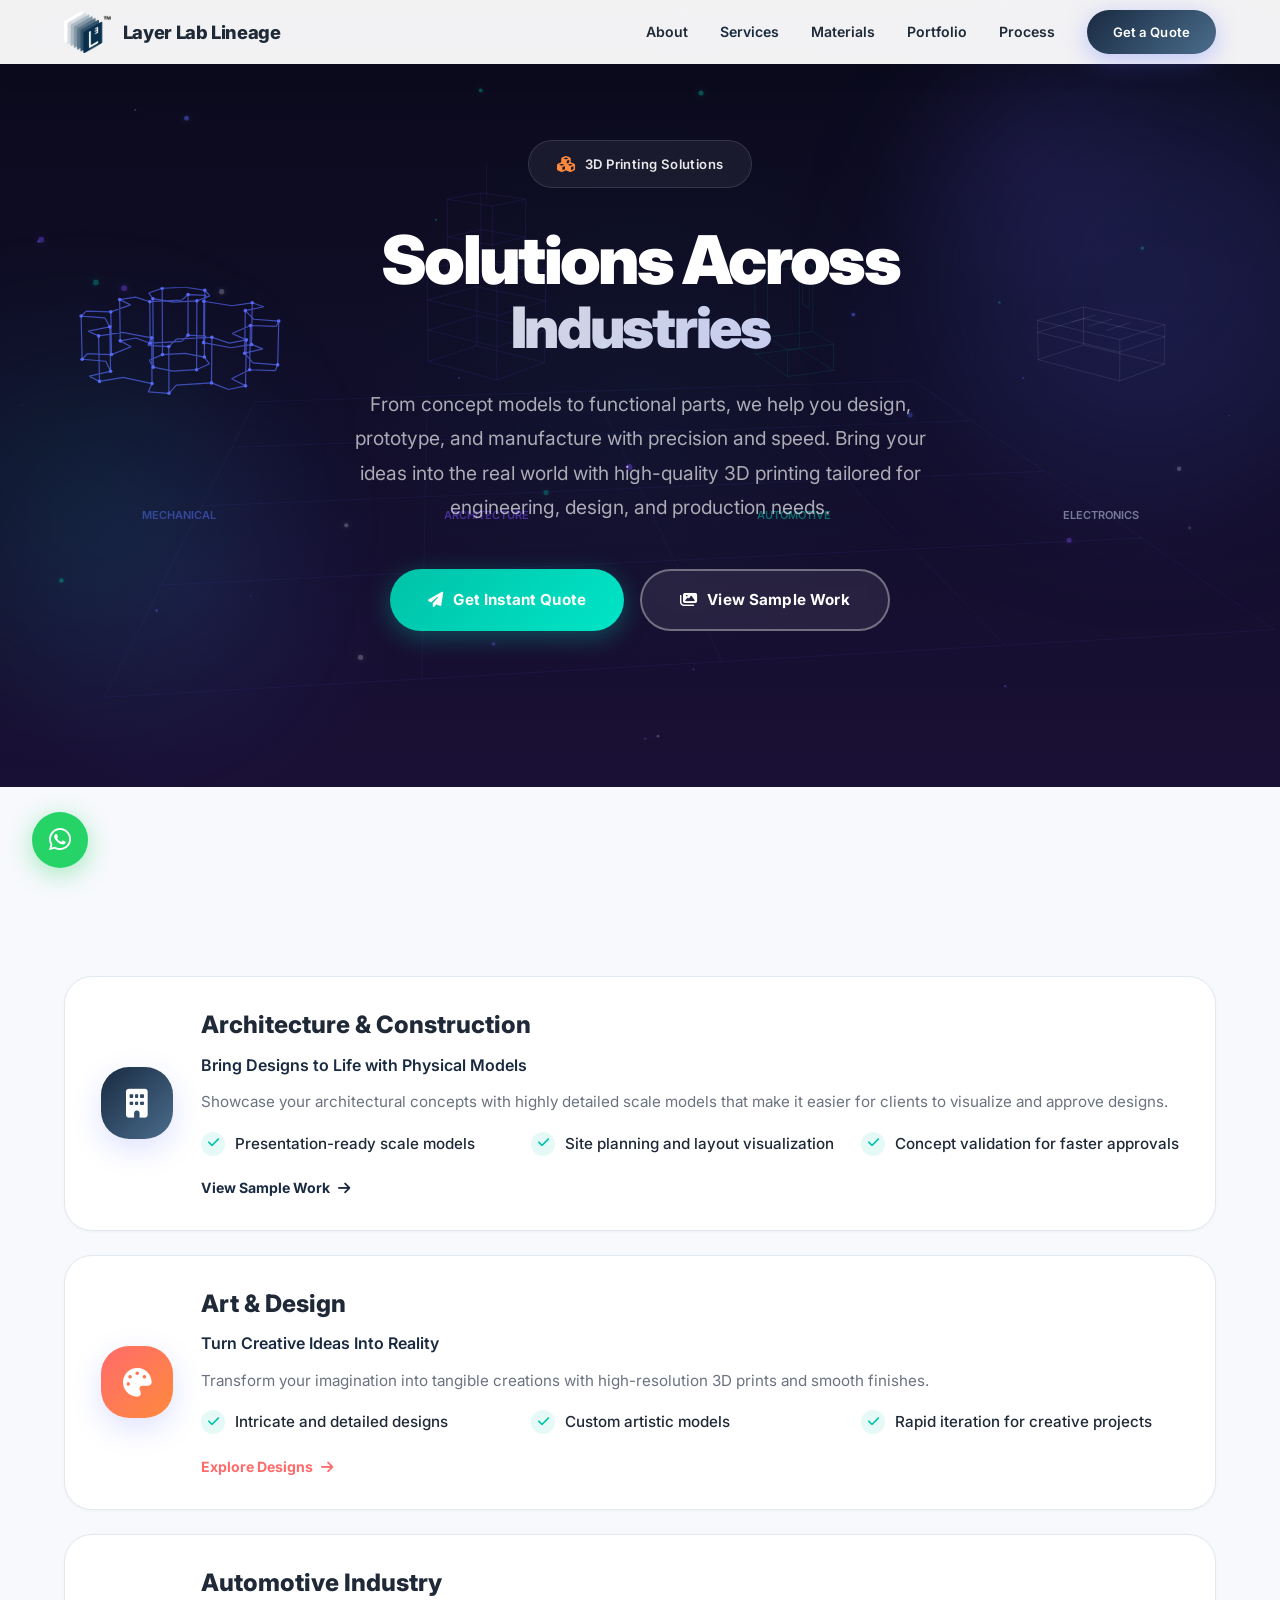
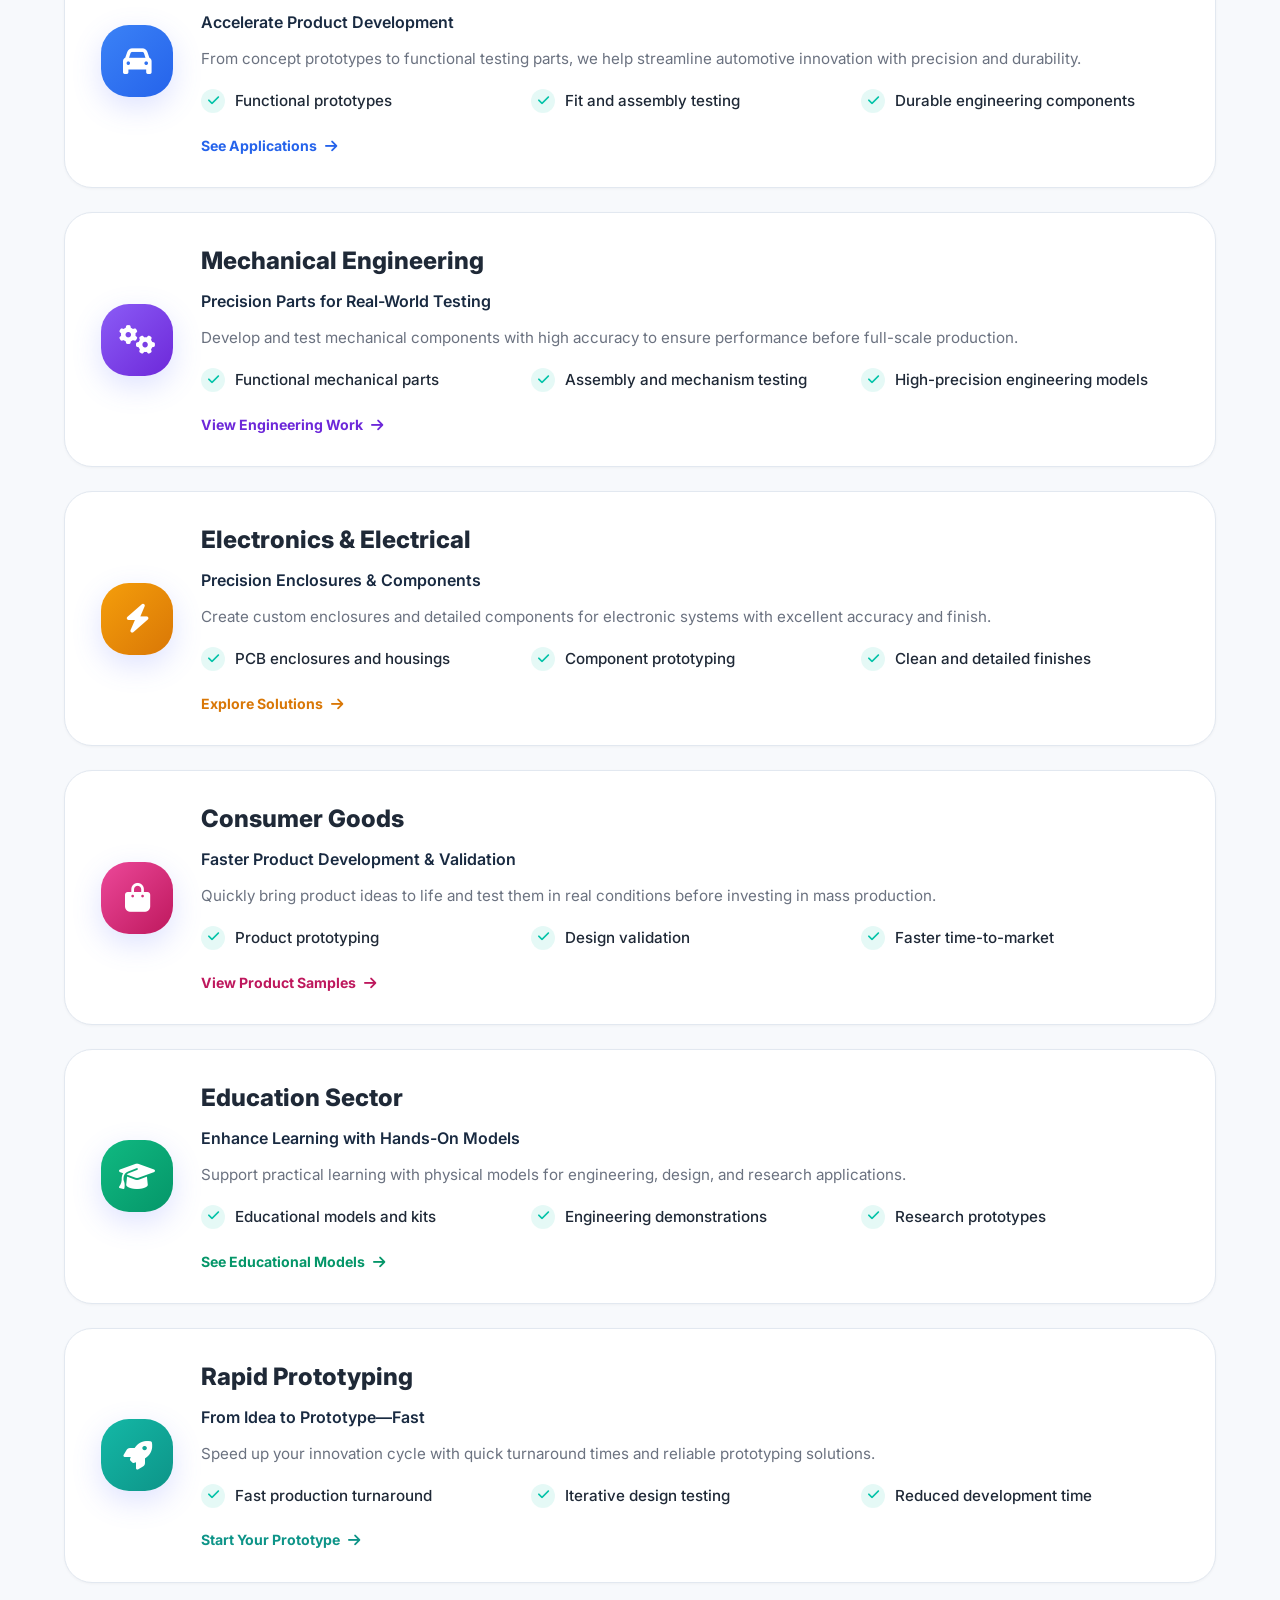
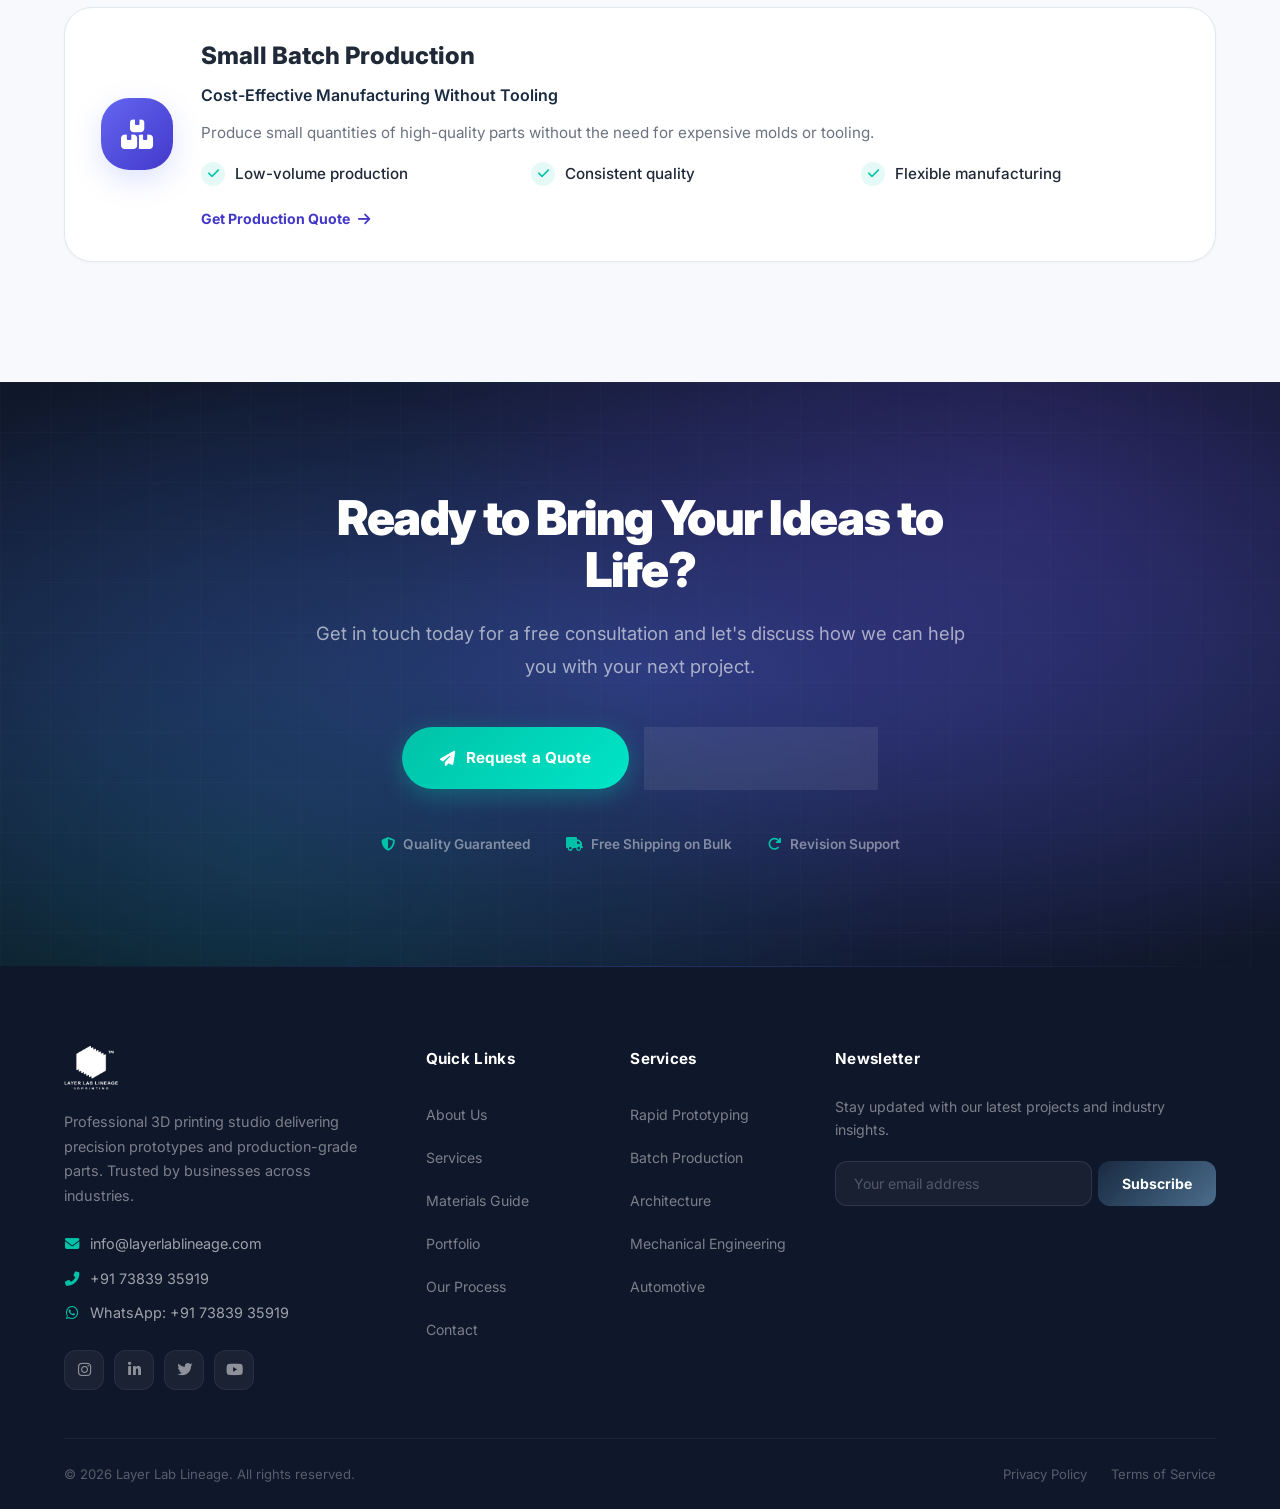
<file: services.html>
<!DOCTYPE html>
<html lang="en">

<head>
  <meta charset="UTF-8">
  <meta name="viewport" content="width=device-width, initial-scale=1.0">
  <meta name="description"
    content="Layer Lab Lineage Services — 3D Printing Solutions Across Industries. From concept models to functional parts, we help you design, prototype, and manufacture.">
  <title>Services | Layer Lab Lineage</title>
  <link rel="stylesheet" href="index.css">
  <link rel="stylesheet" href="https://cdnjs.cloudflare.com/ajax/libs/font-awesome/6.5.1/css/all.min.css">
  <link rel="icon" type="image/png" href="images/LOGO_TRANS.png">
</head>

<body data-hero="services">

  <!-- ===== PAGE LOADER ===== -->
<div class="page-loader" id="pageLoader">
    <div class="printer-loader" aria-hidden="true">
      <div class="print-area">
        <span class="print-text-ghost">L³</span>
        <span class="print-text-fill">L³</span>
        <span class="print-layer-lines"></span>
        <div class="print-head">
          <span class="print-line"></span>
          <div class="print-carriage">
            <svg class="print-nozzle" viewBox="0 0 24 36" width="24" height="36">
              <line class="pn-filament" x1="12" y1="0" x2="12" y2="9" />
              <rect class="pn-fin" x="3" y="8" width="18" height="2.6" rx="1.3" />
              <rect class="pn-fin" x="3" y="12.4" width="18" height="2.6" rx="1.3" />
              <rect class="pn-fin" x="3" y="16.8" width="18" height="2.6" rx="1.3" />
              <rect class="pn-block" x="5.5" y="21.4" width="13" height="6.6" rx="1.2" />
              <polygon class="pn-tip" points="8,28 16,28 13.2,33 10.8,33" />
            </svg>
            <span class="print-glow"></span>
          </div>
        </div>
      </div>
      <div class="print-bed"></div>
    </div>
    <div class="loader-text">Printing<span class="loader-dots"><span>.</span><span>.</span><span>.</span></span></div>
  </div>

  <!-- ===== SCROLL PROGRESS ===== -->
  <div class="scroll-progress" id="scrollProgress"></div>

  <!-- ===== NAVBAR ===== -->
  <nav class="navbar" id="navbar">
    <div class="container">
      <a href="index.html" class="nav-logo">
        <img src="images/LOGO_TRANS.png" alt="Layer Lab Lineage Logo">
        <span>Layer Lab Lineage</span>
      </a>
      <div class="nav-links" id="navLinks">
        <a href="index.html#about">About</a>
        <a href="services.html" style="color: var(--primary);">Services</a>
        <a href="materials.html">Materials</a>
        <a href="index.html#portfolio">Portfolio</a>
        <a href="index.html#process">Process</a>
        <a href="index.html#contact" class="btn btn-primary nav-cta">Get a Quote</a>
      </div>
      <button class="nav-toggle" id="navToggle" aria-label="Toggle navigation">
        <i class="fas fa-bars"></i>
      </button>
    </div>
  </nav>

  <!-- ===== HERO FOR SERVICES ===== -->
  <section class="hero hero-services" id="hero" style="min-height: 80vh;">
    <canvas id="heroCanvas"></canvas>
    <!-- Glow orbs -->
    <div class="hero-glow hero-glow-1"></div>
    <div class="hero-glow hero-glow-2"></div>
    <div class="container">
      <div class="hero-content">
        <div class="hero-badge">
          <i class="fas fa-cubes"></i> 3D Printing Solutions
        </div>
        <h1>
          <span class="hero-line-1">Solutions Across</span>
          <span class="hero-line-2">Industries</span>
        </h1>
        <p class="hero-description">From concept models to functional parts, we help you design, prototype, and manufacture with precision and speed. Bring your ideas into the real world with high-quality 3D printing tailored for engineering, design, and production needs.</p>
        <div class="hero-buttons">
          <a href="index.html#contact" class="btn btn-accent">
            <i class="fas fa-paper-plane"></i> Get Instant Quote
          </a>
          <a href="index.html#portfolio" class="btn btn-outline">
            <i class="fas fa-images"></i> View Sample Work
          </a>
        </div>
      </div>
    </div>
  </section>

  <!-- Wave: Hero → Services -->
  <div class="wave-divider wave-divider-bottom">
    <svg viewBox="0 0 1440 80" xmlns="http://www.w3.org/2000/svg" preserveAspectRatio="none">
      <path fill="#F7F9FC" d="M0,40 C360,100 1080,0 1440,50 L1440,80 L0,80 Z" />
    </svg>
  </div>

  <!-- ===== DETAILED SERVICES ===== -->
  <section class="detailed-services" id="detailed-services">
    <div class="container">
      <div class="detailed-services-list">
        
        <!-- Architecture -->
        <div class="detailed-service-item reveal stagger-1" id="architecture">
          <div class="detailed-service-icon"><i class="fas fa-building"></i></div>
          <div class="detailed-service-content">
            <h3>Architecture & Construction</h3>
            <h4>Bring Designs to Life with Physical Models</h4>
            <p>Showcase your architectural concepts with highly detailed scale models that make it easier for clients to visualize and approve designs.</p>
            <ul class="detailed-service-features">
              <li><i class="fas fa-check"></i> Presentation-ready scale models</li>
              <li><i class="fas fa-check"></i> Site planning and layout visualization</li>
              <li><i class="fas fa-check"></i> Concept validation for faster approvals</li>
            </ul>
            <a href="index.html#portfolio" class="service-link">View Sample Work <i class="fas fa-arrow-right"></i></a>
          </div>
        </div>

        <!-- Art & Design -->
        <div class="detailed-service-item reveal stagger-2" id="art-design">
          <div class="detailed-service-icon" style="background: linear-gradient(135deg, #FF6B6B, #FF8A3D);"><i class="fas fa-palette"></i></div>
          <div class="detailed-service-content">
            <h3>Art & Design</h3>
            <h4>Turn Creative Ideas Into Reality</h4>
            <p>Transform your imagination into tangible creations with high-resolution 3D prints and smooth finishes.</p>
            <ul class="detailed-service-features">
              <li><i class="fas fa-check"></i> Intricate and detailed designs</li>
              <li><i class="fas fa-check"></i> Custom artistic models</li>
              <li><i class="fas fa-check"></i> Rapid iteration for creative projects</li>
            </ul>
            <a href="index.html#portfolio" class="service-link" style="color: #FF6B6B;">Explore Designs <i class="fas fa-arrow-right"></i></a>
          </div>
        </div>

        <!-- Automotive -->
        <div class="detailed-service-item reveal stagger-3" id="automotive">
          <div class="detailed-service-icon" style="background: linear-gradient(135deg, #3B82F6, #2563EB);"><i class="fas fa-car"></i></div>
          <div class="detailed-service-content">
            <h3>Automotive Industry</h3>
            <h4>Accelerate Product Development</h4>
            <p>From concept prototypes to functional testing parts, we help streamline automotive innovation with precision and durability.</p>
            <ul class="detailed-service-features">
              <li><i class="fas fa-check"></i> Functional prototypes</li>
              <li><i class="fas fa-check"></i> Fit and assembly testing</li>
              <li><i class="fas fa-check"></i> Durable engineering components</li>
            </ul>
            <a href="index.html#portfolio" class="service-link" style="color: #2563EB;">See Applications <i class="fas fa-arrow-right"></i></a>
          </div>
        </div>

        <!-- Mechanical Engineering -->
        <div class="detailed-service-item reveal stagger-1" id="mechanical">
          <div class="detailed-service-icon" style="background: linear-gradient(135deg, #8B5CF6, #6D28D9);"><i class="fas fa-cogs"></i></div>
          <div class="detailed-service-content">
            <h3>Mechanical Engineering</h3>
            <h4>Precision Parts for Real-World Testing</h4>
            <p>Develop and test mechanical components with high accuracy to ensure performance before full-scale production.</p>
            <ul class="detailed-service-features">
              <li><i class="fas fa-check"></i> Functional mechanical parts</li>
              <li><i class="fas fa-check"></i> Assembly and mechanism testing</li>
              <li><i class="fas fa-check"></i> High-precision engineering models</li>
            </ul>
            <a href="index.html#portfolio" class="service-link" style="color: #6D28D9;">View Engineering Work <i class="fas fa-arrow-right"></i></a>
          </div>
        </div>

        <!-- Electronics -->
        <div class="detailed-service-item reveal stagger-2" id="electronics">
          <div class="detailed-service-icon" style="background: linear-gradient(135deg, #F59E0B, #D97706);"><i class="fas fa-bolt"></i></div>
          <div class="detailed-service-content">
            <h3>Electronics & Electrical</h3>
            <h4>Precision Enclosures & Components</h4>
            <p>Create custom enclosures and detailed components for electronic systems with excellent accuracy and finish.</p>
            <ul class="detailed-service-features">
              <li><i class="fas fa-check"></i> PCB enclosures and housings</li>
              <li><i class="fas fa-check"></i> Component prototyping</li>
              <li><i class="fas fa-check"></i> Clean and detailed finishes</li>
            </ul>
            <a href="index.html#portfolio" class="service-link" style="color: #D97706;">Explore Solutions <i class="fas fa-arrow-right"></i></a>
          </div>
        </div>

        <!-- Consumer Goods -->
        <div class="detailed-service-item reveal stagger-3" id="consumer-goods">
          <div class="detailed-service-icon" style="background: linear-gradient(135deg, #EC4899, #BE185D);"><i class="fas fa-shopping-bag"></i></div>
          <div class="detailed-service-content">
            <h3>Consumer Goods</h3>
            <h4>Faster Product Development & Validation</h4>
            <p>Quickly bring product ideas to life and test them in real conditions before investing in mass production.</p>
            <ul class="detailed-service-features">
              <li><i class="fas fa-check"></i> Product prototyping</li>
              <li><i class="fas fa-check"></i> Design validation</li>
              <li><i class="fas fa-check"></i> Faster time-to-market</li>
            </ul>
            <a href="index.html#portfolio" class="service-link" style="color: #BE185D;">View Product Samples <i class="fas fa-arrow-right"></i></a>
          </div>
        </div>

        <!-- Education -->
        <div class="detailed-service-item reveal stagger-1" id="education">
          <div class="detailed-service-icon" style="background: linear-gradient(135deg, #10B981, #059669);"><i class="fas fa-graduation-cap"></i></div>
          <div class="detailed-service-content">
            <h3>Education Sector</h3>
            <h4>Enhance Learning with Hands-On Models</h4>
            <p>Support practical learning with physical models for engineering, design, and research applications.</p>
            <ul class="detailed-service-features">
              <li><i class="fas fa-check"></i> Educational models and kits</li>
              <li><i class="fas fa-check"></i> Engineering demonstrations</li>
              <li><i class="fas fa-check"></i> Research prototypes</li>
            </ul>
            <a href="index.html#portfolio" class="service-link" style="color: #059669;">See Educational Models <i class="fas fa-arrow-right"></i></a>
          </div>
        </div>

        <!-- Rapid Prototyping -->
        <div class="detailed-service-item reveal stagger-2" id="rapid-prototyping">
          <div class="detailed-service-icon" style="background: linear-gradient(135deg, #14B8A6, #0D9488);"><i class="fas fa-rocket"></i></div>
          <div class="detailed-service-content">
            <h3>Rapid Prototyping</h3>
            <h4>From Idea to Prototype—Fast</h4>
            <p>Speed up your innovation cycle with quick turnaround times and reliable prototyping solutions.</p>
            <ul class="detailed-service-features">
              <li><i class="fas fa-check"></i> Fast production turnaround</li>
              <li><i class="fas fa-check"></i> Iterative design testing</li>
              <li><i class="fas fa-check"></i> Reduced development time</li>
            </ul>
            <a href="index.html#contact" class="service-link" style="color: #0D9488;">Start Your Prototype <i class="fas fa-arrow-right"></i></a>
          </div>
        </div>

        <!-- Small Batch Production -->
        <div class="detailed-service-item reveal stagger-3" id="small-batch">
          <div class="detailed-service-icon" style="background: linear-gradient(135deg, #6366F1, #4338CA);"><i class="fas fa-boxes"></i></div>
          <div class="detailed-service-content">
            <h3>Small Batch Production</h3>
            <h4>Cost-Effective Manufacturing Without Tooling</h4>
            <p>Produce small quantities of high-quality parts without the need for expensive molds or tooling.</p>
            <ul class="detailed-service-features">
              <li><i class="fas fa-check"></i> Low-volume production</li>
              <li><i class="fas fa-check"></i> Consistent quality</li>
              <li><i class="fas fa-check"></i> Flexible manufacturing</li>
            </ul>
            <a href="index.html#contact" class="service-link" style="color: #4338CA;">Get Production Quote <i class="fas fa-arrow-right"></i></a>
          </div>
        </div>

      </div>
    </div>
  </section>

  <!-- ===== CTA ===== -->
  <section class="cta-section" id="cta">
    <div class="container">
      <div class="cta-content reveal">
        <h2>Ready to Bring Your Ideas to Life?</h2>
        <p>Get in touch today for a free consultation and let's discuss how we can help you with your next project.</p>
        <div class="cta-buttons">
          <a href="index.html#contact" class="btn btn-accent">
            <i class="fas fa-paper-plane"></i> Request a Quote
          </a>
          <a href="tel:+917383935919" class="btn btn-outline">
            <i class="fas fa-phone"></i> Talk to an Expert
          </a>
        </div>
        <div class="cta-trust-row">
          <div class="cta-trust-badge"><i class="fas fa-shield-alt"></i> Quality Guaranteed</div>
          <div class="cta-trust-badge"><i class="fas fa-truck"></i> Free Shipping on Bulk</div>
          <div class="cta-trust-badge"><i class="fas fa-redo"></i> Revision Support</div>
        </div>
      </div>
    </div>
  </section>

  <!-- ===== FOOTER ===== -->
  <footer class="footer">
    <div class="container">
      <div class="footer-grid">
        <div class="footer-brand">
          <img src="images/FULL_NAME_TRANS_LOGO.png" alt="Layer Lab Lineage">
          <p>Professional 3D printing studio delivering precision prototypes and production-grade parts. Trusted by
            businesses across industries.</p>
<div class="footer-contact">
            <p><i class="fas fa-envelope"></i> <a href="mailto:info@layerlablineage.com">info@layerlablineage.com</a></p>
            <p><i class="fas fa-phone-alt"></i> <a href="tel:+917383935919">+91 73839 35919</a></p>
            <p><i class="fab fa-whatsapp"></i> <a href="https://wa.me/917383935919" target="_blank">WhatsApp: +91 73839 35919</a></p>
          </div>          <div class="footer-socials">
            <a href="#" aria-label="Instagram"><i class="fab fa-instagram"></i></a>
            <a href="#" aria-label="LinkedIn"><i class="fab fa-linkedin-in"></i></a>
            <a href="#" aria-label="Twitter"><i class="fab fa-twitter"></i></a>
            <a href="#" aria-label="YouTube"><i class="fab fa-youtube"></i></a>
          </div>
        </div>
        <div class="footer-col">
          <h4>Quick Links</h4>
          <ul>
            <li><a href="index.html#about">About Us</a></li>
            <li><a href="services.html">Services</a></li>
            <li><a href="materials.html">Materials Guide</a></li>
            <li><a href="index.html#portfolio">Portfolio</a></li>
            <li><a href="index.html#process">Our Process</a></li>
            <li><a href="index.html#contact">Contact</a></li>
          </ul>
        </div>
        <div class="footer-col">
          <h4>Services</h4>
          <ul>
            <li><a href="services.html#rapid-prototyping">Rapid Prototyping</a></li>
            <li><a href="services.html#small-batch">Batch Production</a></li>
            <li><a href="services.html#architecture">Architecture</a></li>
            <li><a href="services.html#mechanical">Mechanical Engineering</a></li>
            <li><a href="services.html#automotive">Automotive</a></li>
          </ul>
        </div>
        <div class="footer-col footer-newsletter">
          <h4>Newsletter</h4>
          <p>Stay updated with our latest projects and industry insights.</p>
          <form class="footer-newsletter-form" id="newsletterForm">
            <input type="email" placeholder="Your email address" required>
            <button type="submit">Subscribe</button>
          </form>
        </div>
      </div>
      <div class="footer-bottom">
        <p>&copy; 2026 Layer Lab Lineage. All rights reserved.</p>
        <div class="footer-bottom-links">
          <a href="#">Privacy Policy</a>
          <a href="#">Terms of Service</a>
        </div>
      </div>
    </div>
  </footer>

  <!-- ===== WHATSAPP BUTTON ===== -->
  <a href="https://wa.me/917383935919" target="_blank" class="whatsapp-btn" aria-label="Chat on WhatsApp">
    <i class="fab fa-whatsapp"></i>
  </a>

  <!-- ===== SCROLL TO TOP ===== -->
  <button class="scroll-top" id="scrollTop" aria-label="Scroll to top">
    <i class="fas fa-chevron-up"></i>
  </button>

  <script src="hero-animation.js"></script>
  <script src="script.js"></script>
</body>

</html>
</file>
<file: index.css>
/* ===== DESIGN SYSTEM ===== */
@import url('https://fonts.googleapis.com/css2?family=Inter:wght@300;400;500;600;700;800;900&display=swap');

:root {
  --primary: #192A41;
  --primary-dark: #0F1A2A;
  --primary-light: #2A4060;
  --secondary: #4A6D8C;
  --accent: #00C2A8;
  --accent-light: #00E5C7;
  --highlight: #FF8A3D;
  --bg: #F7F9FC;
  --bg-soft: #EEF2FF;
  --bg-warm: #FFF8F3;
  --card: #FFFFFF;
  --text: #1F2937;
  --text-secondary: #6B7280;
  --text-light: #9CA3AF;
  --border: #E2E8F0;
  --dark: #0F172A;
  --dark-card: #1E293B;

  --gradient-primary: linear-gradient(135deg, var(--primary), var(--secondary));
  --gradient-accent: linear-gradient(135deg, var(--accent), var(--accent-light));
  --gradient-warm: linear-gradient(135deg, var(--highlight), #FF6B6B);

  --font: 'Inter', -apple-system, BlinkMacSystemFont, sans-serif;
  --section-py: 120px;
  --container-px: 24px;
  --container-max: 1200px;

  --radius-sm: 12px;
  --radius-md: 20px;
  --radius-lg: 28px;
  --radius-xl: 50px;

  --shadow-sm: 0 1px 3px rgba(0, 0, 0, 0.04);
  --shadow-card: 0 8px 32px rgba(0, 0, 0, 0.06), 0 1px 3px rgba(0, 0, 0, 0.04);
  --shadow-card-hover: 0 20px 60px rgba(91, 108, 255, 0.15), 0 4px 12px rgba(0, 0, 0, 0.05);
  --shadow-elevated: 0 25px 80px rgba(91, 108, 255, 0.2);
  --shadow-nav: 0 4px 30px rgba(0, 0, 0, 0.08);

  --transition: 0.35s cubic-bezier(0.4, 0, 0.2, 1);
  --transition-bounce: 0.5s cubic-bezier(0.34, 1.56, 0.64, 1);
}

/* ===== RESET ===== */
*,
*::before,
*::after {
  margin: 0;
  padding: 0;
  box-sizing: border-box;
}

html {
  scroll-behavior: smooth;
  font-size: 16px;
  /* must sit on html as well as body — overflow-x on body alone still
     propagates to the viewport, so the page scrolls sideways anyway */
  overflow-x: hidden;
  max-width: 100%;
}

body {
  font-family: var(--font);
  color: var(--text);
  background-color: var(--bg);
  line-height: 1.7;
  overflow-x: hidden;
  -webkit-font-smoothing: antialiased;
  -moz-osx-font-smoothing: grayscale;
}

img {
  max-width: 100%;
  display: block;
}

a {
  text-decoration: none;
  color: inherit;
}

ul {
  list-style: none;
}

.container {
  max-width: var(--container-max);
  margin: 0 auto;
  padding: 0 var(--container-px);
}

/* ===== BUTTONS ===== */
.btn {
  display: inline-flex;
  align-items: center;
  justify-content: center;
  gap: 10px;
  padding: 16px 38px;
  border: none;
  border-radius: var(--radius-xl);
  font-family: var(--font);
  font-size: 0.95rem;
  font-weight: 700;
  cursor: pointer;
  transition: var(--transition);
  letter-spacing: 0.01em;
  position: relative;
  overflow: hidden;
}

.btn::before {
  content: '';
  position: absolute;
  inset: 0;
  background: linear-gradient(135deg, rgba(255, 255, 255, 0.2), transparent);
  opacity: 0;
  transition: var(--transition);
}

.btn:hover::before {
  opacity: 1;
}

.btn-primary {
  background: var(--gradient-primary);
  color: #fff;
  box-shadow: 0 6px 24px rgba(91, 108, 255, 0.35);
}

.btn-primary:hover {
  transform: translateY(-4px) scale(1.02);
  box-shadow: 0 12px 40px rgba(91, 108, 255, 0.5);
}

.btn-outline {
  background: rgba(255, 255, 255, 0.08);
  color: #fff;
  border: 2px solid rgba(255, 255, 255, 0.35);
  backdrop-filter: blur(8px);
}

.btn-outline:hover {
  background: rgba(255, 255, 255, 0.15);
  border-color: rgba(255, 255, 255, 0.7);
  transform: translateY(-4px) scale(1.02);
}

.btn-accent {
  background: var(--gradient-accent);
  color: #fff;
  box-shadow: 0 6px 24px rgba(0, 194, 168, 0.35);
}

.btn-accent:hover {
  transform: translateY(-4px) scale(1.02);
  box-shadow: 0 12px 40px rgba(0, 194, 168, 0.5);
}

.btn-white {
  background: #fff;
  color: var(--primary);
  box-shadow: 0 6px 24px rgba(0, 0, 0, 0.1);
}

.btn-white:hover {
  transform: translateY(-4px) scale(1.02);
  box-shadow: 0 12px 40px rgba(0, 0, 0, 0.15);
}

/* ===== SECTION ===== */
.section-header {
  text-align: center;
  max-width: 640px;
  margin: 0 auto 72px;
}

.section-label {
  display: inline-flex;
  align-items: center;
  gap: 8px;
  background: var(--bg-soft);
  color: var(--primary);
  font-size: 0.75rem;
  font-weight: 800;
  text-transform: uppercase;
  letter-spacing: 0.15em;
  padding: 10px 22px;
  border-radius: var(--radius-xl);
  margin-bottom: 24px;
  border: 1px solid rgba(91, 108, 255, 0.1);
}

.section-label i {
  font-size: 0.7rem;
}

.section-title {
  font-size: 3rem;
  font-weight: 900;
  line-height: 1.1;
  color: var(--text);
  margin-bottom: 18px;
  letter-spacing: -0.03em;
}

.section-title .highlight {
  background: var(--gradient-primary);
  -webkit-background-clip: text;
  -webkit-text-fill-color: transparent;
  background-clip: text;
}

.section-subtitle {
  font-size: 1.1rem;
  color: var(--text-secondary);
  line-height: 1.8;
}

/* ===== ANIMATIONS ===== */
.reveal {
  opacity: 0;
  transform: translateY(50px);
  transition: opacity 0.8s cubic-bezier(0.16, 1, 0.3, 1), transform 0.8s cubic-bezier(0.16, 1, 0.3, 1);
}

.reveal.visible {
  opacity: 1;
  transform: translateY(0);
}

.reveal-left {
  opacity: 0;
  transform: translateX(-60px);
  transition: opacity 0.8s cubic-bezier(0.16, 1, 0.3, 1), transform 0.8s cubic-bezier(0.16, 1, 0.3, 1);
}

.reveal-left.visible {
  opacity: 1;
  transform: translateX(0);
}

.reveal-right {
  opacity: 0;
  transform: translateX(60px);
  transition: opacity 0.8s cubic-bezier(0.16, 1, 0.3, 1), transform 0.8s cubic-bezier(0.16, 1, 0.3, 1);
}

.reveal-right.visible {
  opacity: 1;
  transform: translateX(0);
}

.stagger-1 {
  transition-delay: 0.1s;
}

.stagger-2 {
  transition-delay: 0.2s;
}

.stagger-3 {
  transition-delay: 0.3s;
}

.stagger-4 {
  transition-delay: 0.4s;
}

.stagger-5 {
  transition-delay: 0.5s;
}

.stagger-6 {
  transition-delay: 0.6s;
}

/* ===== NAVBAR ===== */
.navbar {
  position: fixed;
  top: 0;
  left: 0;
  width: 100%;
  z-index: 1000;
  padding: 10px 0;
  transition: var(--transition);
  background: rgba(255, 255, 255, 0.95);
  backdrop-filter: blur(24px) saturate(180%);
  -webkit-backdrop-filter: blur(24px) saturate(180%);
  box-shadow: var(--shadow-nav);
}

.navbar.scrolled {
  background: rgba(255, 255, 255, 0.95);
  backdrop-filter: blur(24px) saturate(180%);
  -webkit-backdrop-filter: blur(24px) saturate(180%);
  box-shadow: var(--shadow-nav);
  padding: 10px 0;
}

.navbar .container {
  display: flex;
  align-items: center;
  justify-content: space-between;
}

.nav-logo {
  display: flex;
  align-items: center;
  gap: 12px;
  z-index: 1001;
}

.nav-logo img {
  height: 42px;
  width: auto;
}

.nav-logo span {
  font-size: 1.15rem;
  font-weight: 800;
  color: var(--text);
  letter-spacing: -0.02em;
}

.navbar.scrolled .nav-logo span {
  color: var(--text);
}

.nav-links {
  display: flex;
  align-items: center;
  gap: 32px;
}

.nav-links a {
  font-size: 0.88rem;
  font-weight: 600;
  color: var(--text);
  transition: var(--transition);
  position: relative;
  padding: 4px 0;
}

.nav-links a:not(.nav-cta)::after {
  content: '';
  position: absolute;
  bottom: -2px;
  left: 50%;
  width: 0;
  height: 2px;
  background: var(--accent);
  transition: var(--transition);
  transform: translateX(-50%);
  border-radius: 2px;
}

.nav-links a:not(.nav-cta):hover::after {
  width: 100%;
}

.navbar.scrolled .nav-links a:not(.nav-cta) {
  color: var(--text);
}

.nav-links a:not(.nav-cta):hover {
  color: var(--primary);
}

.navbar.scrolled .nav-links a:not(.nav-cta):hover {
  color: var(--primary);
}

.nav-cta {
  padding: 11px 26px !important;
  font-size: 0.82rem !important;
  border-radius: var(--radius-xl) !important;
  color: #ffffff !important;
}

.nav-toggle {
  display: none;
  background: none;
  border: none;
  font-size: 1.5rem;
  color: var(--text);
  cursor: pointer;
  z-index: 1001;
}

.navbar.scrolled .nav-toggle {
  color: var(--text);
}

/* ===== HERO ===== */
.hero {
  position: relative;
  min-height: 100vh;
  display: flex;
  align-items: center;
  justify-content: center;
  overflow: hidden;
  background: #0a0a1a;
}

#heroCanvas {
  position: absolute;
  inset: 0;
  width: 100%;
  height: 100%;
  z-index: 0;
}


.hero .container {
  position: relative;
  z-index: 3;
  text-align: center;
  padding-top: 140px;
  padding-bottom: 100px;
}

.hero-content {
  max-width: 820px;
  margin: 0 auto;
}

.hero-badge {
  display: inline-flex;
  align-items: center;
  gap: 10px;
  background: rgba(255, 255, 255, 0.06);
  backdrop-filter: blur(16px);
  border: 1px solid rgba(255, 255, 255, 0.12);
  padding: 12px 28px;
  border-radius: var(--radius-xl);
  color: rgba(255, 255, 255, 0.9);
  font-size: 0.82rem;
  font-weight: 600;
  margin-bottom: 36px;
  letter-spacing: 0.03em;
}

.hero-badge i {
  color: var(--highlight);
  font-size: 1rem;
}

.hero h1 {
  font-size: 4.2rem;
  font-weight: 900;
  color: #fff;
  line-height: 1.08;
  margin-bottom: 28px;
  letter-spacing: -0.04em;
}

.hero h1 span {
  display: block;
}

.hero-line-1 {
  color: #fff;
}

.hero-line-2 {
  background: linear-gradient(135deg, rgba(255, 255, 255, 0.85), rgba(200, 210, 255, 0.95));
  -webkit-background-clip: text;
  -webkit-text-fill-color: transparent;
  background-clip: text;
  font-size: 0.85em;
}

.hero h1 .typed-text {
  background: linear-gradient(135deg, var(--accent), var(--accent-light), #7DFFC0);
  -webkit-background-clip: text;
  -webkit-text-fill-color: transparent;
  background-clip: text;
}

.hero-description {
  font-size: 1.2rem;
  color: rgba(255, 255, 255, 0.65);
  max-width: 580px;
  margin: 0 auto 44px;
  line-height: 1.8;
  font-weight: 400;
}

.hero-buttons {
  display: flex;
  gap: 16px;
  justify-content: center;
  margin-bottom: 56px;
  flex-wrap: wrap;
}

.hero-trust {
  display: flex;
  align-items: center;
  justify-content: center;
  gap: 28px;
  flex-wrap: wrap;
}

.hero-trust-item {
  display: flex;
  align-items: center;
  gap: 10px;
  color: rgba(255, 255, 255, 0.55);
  font-size: 0.88rem;
  font-weight: 500;
}

.hero-trust-item i {
  color: var(--accent);
  font-size: 1rem;
}

.hero-trust-divider {
  width: 1px;
  height: 20px;
  background: rgba(255, 255, 255, 0.12);
}




/* Glowing orbs */
.hero-glow {
  position: absolute;
  border-radius: 50%;
  filter: blur(80px);
  z-index: 2;
  pointer-events: none;
}

.hero-glow-1 {
  width: 400px;
  height: 400px;
  background: rgba(91, 108, 255, 0.15);
  top: 10%;
  right: -5%;
  animation: glowPulse 6s ease-in-out infinite;
}

.hero-glow-2 {
  width: 300px;
  height: 300px;
  background: rgba(0, 194, 168, 0.1);
  bottom: 15%;
  left: -5%;
  animation: glowPulse 8s ease-in-out infinite reverse;
}

@keyframes glowPulse {

  0%,
  100% {
    transform: scale(1);
    opacity: 0.6;
  }

  50% {
    transform: scale(1.2);
    opacity: 1;
  }
}

/* ===== ABOUT ===== */
.about {
  padding: var(--section-py) 0;
  background: var(--card);
  position: relative;
}

.about::before {
  content: '';
  position: absolute;
  top: 0;
  left: 0;
  right: 0;
  height: 1px;
  background: linear-gradient(90deg, transparent, var(--border), transparent);
}

.about-grid {
  display: grid;
  grid-template-columns: 1fr 1fr;
  gap: 80px;
  align-items: center;
}

.about-image {
  position: relative;
}

.about-image .carousel-container {
  position: relative;
  width: 100%;
  height: 520px;
  border-radius: var(--radius-lg);
  box-shadow: var(--shadow-elevated);
  overflow: hidden;
}

.about-image .carousel-slide {
  position: absolute;
  top: 0;
  left: 0;
  width: 100%;
  height: 100%;
  object-fit: cover;
  opacity: 0;
  transition: opacity 1s ease-in-out, transform 1.5s ease-in-out;
  transform: scale(1.05);
}

.about-image .carousel-slide.active {
  opacity: 1;
  transform: scale(1);
}

/* Decorative frame */
.about-image::before {
  content: '';
  position: absolute;
  top: -16px;
  left: -16px;
  right: 16px;
  bottom: 16px;
  border: 2px solid var(--primary);
  border-radius: var(--radius-lg);
  opacity: 0.15;
  z-index: -1;
}

.about-image-badge {
  position: absolute;
  bottom: -20px;
  right: 24px;
  background: var(--gradient-primary);
  color: #fff;
  padding: 18px 28px;
  border-radius: var(--radius-md);
  display: flex;
  align-items: center;
  gap: 12px;
  font-weight: 800;
  font-size: 1rem;
  box-shadow: var(--shadow-elevated);
}

.about-image-badge i {
  font-size: 1.4rem;
}

.about-content .section-label {
  margin-bottom: 16px;
}

.about-content .section-title {
  text-align: left;
  font-size: 2.6rem;
  margin-bottom: 24px;
}

.about-content>p {
  color: var(--text-secondary);
  margin-bottom: 36px;
  font-size: 1.05rem;
  line-height: 1.8;
}

.about-features {
  display: grid;
  grid-template-columns: 1fr 1fr;
  gap: 16px;
  margin-bottom: 40px;
}

.about-feature {
  display: flex;
  align-items: flex-start;
  gap: 14px;
  padding: 16px;
  border-radius: var(--radius-sm);
  background: var(--bg);
  border: 1px solid var(--border);
  transition: var(--transition);
}

.about-feature:hover {
  border-color: var(--primary-light);
  box-shadow: 0 4px 16px rgba(91, 108, 255, 0.08);
  transform: translateY(-2px);
}

.about-feature-icon {
  width: 44px;
  height: 44px;
  border-radius: var(--radius-sm);
  background: var(--bg-soft);
  display: flex;
  align-items: center;
  justify-content: center;
  color: var(--primary);
  font-size: 1rem;
  flex-shrink: 0;
}

.about-feature h4 {
  font-size: 0.9rem;
  font-weight: 700;
  margin-bottom: 2px;
}

.about-feature p {
  font-size: 0.82rem;
  color: var(--text-secondary);
  margin-bottom: 0;
  line-height: 1.4;
}

/* ===== SERVICES ===== */
.services {
  padding: var(--section-py) 0;
  background: var(--bg);
  position: relative;
}

.services-grid {
  display: grid;
  grid-template-columns: repeat(4, 1fr);
  gap: 24px;
}

.service-card {
  background: var(--card);
  border-radius: var(--radius-lg);
  padding: 40px 28px 32px;
  border: 1px solid var(--border);
  transition: var(--transition);
  display: flex;
  flex-direction: column;
  position: relative;
  overflow: hidden;
}

.service-card::before {
  content: '';
  position: absolute;
  top: 0;
  left: 0;
  width: 100%;
  height: 4px;
  background: var(--gradient-primary);
  transform: scaleX(0);
  transform-origin: left;
  transition: transform 0.5s cubic-bezier(0.16, 1, 0.3, 1);
}

.service-card:hover {
  transform: translateY(-10px);
  box-shadow: var(--shadow-card-hover);
  border-color: rgba(91, 108, 255, 0.15);
}

.service-card:hover::before {
  transform: scaleX(1);
}

.service-icon {
  width: 64px;
  height: 64px;
  border-radius: var(--radius-md);
  background: var(--bg-soft);
  display: flex;
  align-items: center;
  justify-content: center;
  font-size: 1.5rem;
  color: var(--primary);
  margin: 0 auto 28px;
  transition: var(--transition);
  position: relative;
}

.service-card:hover .service-icon {
  background: var(--gradient-primary);
  color: #fff;
  box-shadow: 0 8px 24px rgba(91, 108, 255, 0.25);
  transform: scale(1.05);
}

.service-card h3 {
  font-size: 1.15rem;
  font-weight: 800;
  margin-bottom: 10px;
  color: var(--text);
}

.service-card>p {
  font-size: 0.88rem;
  color: var(--text-secondary);
  margin-bottom: 20px;
  line-height: 1.65;
}

.service-checklist {
  display: flex;
  flex-direction: column;
  gap: 10px;
  margin-bottom: 24px;
  flex-grow: 1;
}

.service-checklist li {
  display: flex;
  align-items: center;
  gap: 10px;
  font-size: 0.84rem;
  color: var(--text-secondary);
  font-weight: 500;
}

.service-checklist li i {
  color: var(--accent);
  font-size: 0.7rem;
  flex-shrink: 0;
  width: 18px;
  height: 18px;
  border-radius: 50%;
  background: rgba(0, 194, 168, 0.1);
  display: flex;
  align-items: center;
  justify-content: center;
}

.service-link {
  display: inline-flex;
  align-items: center;
  gap: 8px;
  color: var(--primary);
  font-size: 0.88rem;
  font-weight: 700;
  transition: var(--transition);
  margin-top: auto;
}

.service-link:hover {
  gap: 14px;
  color: var(--secondary);
}

/* ===== PORTFOLIO ===== */
.portfolio {
  padding: var(--section-py) 0;
  background: var(--card);
}

.portfolio-grid {
  display: grid;
  grid-template-columns: repeat(4, 1fr);
  gap: 16px;
}

.portfolio-item {
  position: relative;
  border-radius: var(--radius-md);
  overflow: hidden;
  aspect-ratio: 1;
  cursor: pointer;
  box-shadow: var(--shadow-sm);
}

.portfolio-item img {
  width: 100%;
  height: 100%;
  object-fit: cover;
  transition: transform 0.6s cubic-bezier(0.16, 1, 0.3, 1);
}

.portfolio-item:hover img {
  transform: scale(1.1);
}

.portfolio-overlay {
  position: absolute;
  inset: 0;
  background: linear-gradient(to top, rgba(15, 23, 42, 0.9) 0%, rgba(15, 23, 42, 0.3) 40%, transparent 70%);
  display: flex;
  flex-direction: column;
  justify-content: flex-end;
  padding: 24px;
  opacity: 0;
  transition: var(--transition);
}

.portfolio-item:hover .portfolio-overlay {
  opacity: 1;
}

.portfolio-overlay h4 {
  color: #fff;
  font-size: 1.05rem;
  font-weight: 700;
  margin-bottom: 4px;
  transform: translateY(12px);
  transition: transform 0.4s cubic-bezier(0.16, 1, 0.3, 1);
}

.portfolio-item:hover .portfolio-overlay h4 {
  transform: translateY(0);
}

.portfolio-overlay span {
  color: var(--accent);
  font-size: 0.8rem;
  font-weight: 600;
  transform: translateY(12px);
  transition: transform 0.4s cubic-bezier(0.16, 1, 0.3, 1) 0.05s;
}

.portfolio-item:hover .portfolio-overlay span {
  transform: translateY(0);
}

.portfolio-item.wide {
  grid-column: span 2;
  aspect-ratio: 2/1;
}

/* ===== INDUSTRIES ===== */
.industries {
  padding: var(--section-py) 0;
  background: var(--bg-soft);
  position: relative;
}

.industries::before {
  content: '';
  position: absolute;
  inset: 0;
  background:
    radial-gradient(ellipse 50% 80% at 0% 50%, rgba(91, 108, 255, 0.05), transparent),
    radial-gradient(ellipse 50% 80% at 100% 50%, rgba(124, 77, 255, 0.04), transparent);
}

.industries-grid {
  display: grid;
  grid-template-columns: repeat(5, 1fr);
  gap: 16px;
  position: relative;
  z-index: 1;
}

.industry-card {
  background: var(--card);
  border: 1px solid var(--border);
  border-radius: var(--radius-md);
  padding: 36px 16px;
  text-align: center;
  transition: var(--transition);
  position: relative;
  overflow: hidden;
}

.industry-card::after {
  content: '';
  position: absolute;
  inset: 0;
  background: var(--gradient-primary);
  opacity: 0;
  transition: var(--transition);
  z-index: 0;
}

.industry-card:hover {
  transform: translateY(-8px);
  box-shadow: var(--shadow-card-hover);
  border-color: transparent;
}

.industry-card:hover::after {
  opacity: 1;
}

.industry-card:hover .industry-icon {
  background: rgba(255, 255, 255, 0.2);
  color: #fff;
}

.industry-card:hover h4 {
  color: #fff;
}

.industry-icon {
  width: 56px;
  height: 56px;
  margin: 0 auto 16px;
  border-radius: var(--radius-sm);
  background: var(--bg-soft);
  display: flex;
  align-items: center;
  justify-content: center;
  font-size: 1.4rem;
  color: var(--primary);
  transition: var(--transition);
  position: relative;
  z-index: 1;
}

.industry-card h4 {
  font-size: 0.88rem;
  font-weight: 700;
  color: var(--text);
  position: relative;
  z-index: 1;
  transition: var(--transition);
}

/* ===== PROCESS ===== */
.process {
  padding: var(--section-py) 0;
  background: var(--card);
}

.process-timeline {
  display: grid;
  grid-template-columns: repeat(4, 1fr);
  gap: 0;
  position: relative;
}

.process-timeline::before {
  content: '';
  position: absolute;
  top: 44px;
  left: 15%;
  right: 15%;
  height: 3px;
  background: linear-gradient(90deg, var(--primary), var(--secondary), var(--accent));
  z-index: 0;
  border-radius: 3px;
  opacity: 0.3;
}

.process-step {
  text-align: center;
  position: relative;
  z-index: 1;
  padding: 0 16px;
}

.process-step-number {
  width: 80px;
  height: 80px;
  margin: 0 auto 28px;
  border-radius: 50%;
  background: var(--gradient-primary);
  color: #fff;
  font-size: 2rem;
  font-weight: 900;
  display: flex;
  align-items: center;
  justify-content: center;
  box-shadow: 0 12px 36px rgba(91, 108, 255, 0.3);
  position: relative;
  transition: var(--transition);
}

.process-step:hover .process-step-number {
  transform: scale(1.1);
  box-shadow: 0 16px 48px rgba(91, 108, 255, 0.4);
}

/* Pulse ring */
.process-step-number::before {
  content: '';
  position: absolute;
  inset: -8px;
  border-radius: 50%;
  border: 2px solid var(--primary);
  opacity: 0.15;
}

.process-step h4 {
  font-size: 1.1rem;
  font-weight: 800;
  margin-bottom: 10px;
  color: var(--text);
}

.process-step p {
  font-size: 0.88rem;
  color: var(--text-secondary);
  line-height: 1.65;
  max-width: 200px;
  margin: 0 auto;
}

/* ===== STATS ===== */
.stats {
  padding: 90px 0;
  background: var(--dark);
  position: relative;
  overflow: hidden;
}

.stats::before {
  content: '';
  position: absolute;
  inset: 0;
  background:
    radial-gradient(ellipse 60% 80% at 20% 50%, rgba(91, 108, 255, 0.2), transparent),
    radial-gradient(ellipse 50% 70% at 80% 50%, rgba(124, 77, 255, 0.15), transparent);
}

.stats::after {
  content: '';
  position: absolute;
  inset: 0;
  background-image:
    linear-gradient(rgba(255, 255, 255, 0.015) 1px, transparent 1px),
    linear-gradient(90deg, rgba(255, 255, 255, 0.015) 1px, transparent 1px);
  background-size: 50px 50px;
}

.stats-grid {
  display: grid;
  grid-template-columns: repeat(4, 1fr);
  gap: 40px;
  position: relative;
  z-index: 1;
}

.stat-item {
  text-align: center;
  padding: 24px 0;
}

.stat-number {
  font-size: 3.5rem;
  font-weight: 900;
  color: #fff;
  line-height: 1;
  margin-bottom: 12px;
  letter-spacing: -0.03em;
}

.stat-number span {
  color: var(--accent);
}

.stat-label {
  font-size: 0.95rem;
  font-weight: 500;
  color: rgba(255, 255, 255, 0.5);
  text-transform: uppercase;
  letter-spacing: 0.08em;
}

/* ===== CTA ===== */
.cta-section {
  padding: 110px 0;
  position: relative;
  overflow: hidden;
  text-align: center;
  background: var(--dark);
}

.cta-section::before {
  content: '';
  position: absolute;
  inset: 0;
  background:
    radial-gradient(ellipse 80% 60% at 50% 50%, rgba(91, 108, 255, 0.35), transparent),
    radial-gradient(ellipse 50% 80% at 20% 80%, rgba(0, 194, 168, 0.15), transparent),
    radial-gradient(ellipse 50% 80% at 80% 20%, rgba(124, 77, 255, 0.2), transparent);
}

.cta-section::after {
  content: '';
  position: absolute;
  inset: 0;
  background-image:
    linear-gradient(rgba(255, 255, 255, 0.015) 1px, transparent 1px),
    linear-gradient(90deg, rgba(255, 255, 255, 0.015) 1px, transparent 1px);
  background-size: 50px 50px;
}

.cta-content {
  position: relative;
  z-index: 1;
  max-width: 680px;
  margin: 0 auto;
}

.cta-content h2 {
  font-size: 3rem;
  font-weight: 900;
  color: #fff;
  line-height: 1.1;
  margin-bottom: 20px;
  letter-spacing: -0.03em;
}

.cta-content p {
  font-size: 1.15rem;
  color: rgba(255, 255, 255, 0.6);
  margin-bottom: 44px;
  line-height: 1.8;
}

.cta-buttons {
  display: flex;
  justify-content: center;
  gap: 16px;
  flex-wrap: wrap;
}

.cta-trust-row {
  display: flex;
  justify-content: center;
  gap: 36px;
  margin-top: 44px;
  flex-wrap: wrap;
}

.cta-trust-badge {
  display: flex;
  align-items: center;
  gap: 8px;
  color: rgba(255, 255, 255, 0.45);
  font-size: 0.85rem;
  font-weight: 600;
}

.cta-trust-badge i {
  color: var(--accent);
}

/* ===== CONTACT ===== */
.contact {
  padding: var(--section-py) 0;
  background: var(--card);
}

.contact-grid {
  display: grid;
  grid-template-columns: 1.2fr 1fr;
  gap: 56px;
  align-items: start;
}

.contact-form {
  background: var(--bg);
  padding: 44px;
  border-radius: var(--radius-lg);
  border: 1px solid var(--border);
  box-shadow: var(--shadow-card);
}

.form-row {
  display: grid;
  grid-template-columns: 1fr 1fr;
  gap: 16px;
  margin-bottom: 16px;
}

.form-group {
  margin-bottom: 16px;
}

.form-group label {
  display: block;
  font-size: 0.82rem;
  font-weight: 700;
  color: var(--text);
  margin-bottom: 8px;
  letter-spacing: 0.01em;
}

.form-group input,
.form-group textarea,
.form-group select {
  width: 100%;
  padding: 15px 20px;
  border: 1.5px solid var(--border);
  border-radius: var(--radius-sm);
  font-family: var(--font);
  font-size: 0.92rem;
  background: var(--card);
  color: var(--text);
  transition: var(--transition);
  outline: none;
}

.form-group input:focus,
.form-group textarea:focus,
.form-group select:focus {
  border-color: var(--primary);
  box-shadow: 0 0 0 4px rgba(91, 108, 255, 0.08);
}

.form-group textarea {
  resize: vertical;
  min-height: 130px;
}

.contact-info {
  display: flex;
  flex-direction: column;
  gap: 16px;
}

.contact-info-card {
  display: flex;
  align-items: flex-start;
  gap: 18px;
  padding: 28px 24px;
  background: var(--bg);
  border-radius: var(--radius-md);
  border: 1px solid var(--border);
  transition: var(--transition);
}

.contact-info-card:hover {
  transform: translateX(6px);
  box-shadow: var(--shadow-card);
  border-color: rgba(91, 108, 255, 0.15);
}

.contact-info-icon {
  width: 52px;
  height: 52px;
  border-radius: var(--radius-sm);
  background: var(--bg-soft);
  display: flex;
  align-items: center;
  justify-content: center;
  color: var(--primary);
  font-size: 1.15rem;
  flex-shrink: 0;
}

.contact-info-card h4 {
  font-size: 1rem;
  font-weight: 700;
  margin-bottom: 4px;
}

.contact-info-card p {
  font-size: 0.9rem;
  color: var(--text-secondary);
  line-height: 1.6;
}

.contact-info-card p a {
  color: inherit;
  transition: var(--transition);
}

.contact-info-card p a:hover {
  color: var(--primary, #5B6CFF);
}

/* ===== FOOTER ===== */
.footer {
  background: var(--dark);
  color: rgba(255, 255, 255, 0.6);
  padding: 80px 0 0;
  position: relative;
}

.footer::before {
  content: '';
  position: absolute;
  top: 0;
  left: 0;
  right: 0;
  height: 1px;
  background: linear-gradient(90deg, transparent, rgba(91, 108, 255, 0.3), transparent);
}

.footer-grid {
  display: grid;
  grid-template-columns: 2fr 1fr 1fr 1.5fr;
  gap: 48px;
  padding-bottom: 48px;
  border-bottom: 1px solid rgba(255, 255, 255, 0.06);
}

.footer-brand img {
  height: 44px;
  margin-bottom: 20px;
  filter: brightness(0) invert(1);
}

.footer-brand p {
  font-size: 0.9rem;
  line-height: 1.7;
  margin-bottom: 24px;
  color: rgba(255, 255, 255, 0.45);
}

.footer-contact {
  margin-bottom: 24px;
}

.footer-contact p {
  font-size: 0.9rem;
  margin-bottom: 10px;
  color: rgba(255, 255, 255, 0.45);
  display: flex;
  align-items: center;
  gap: 10px;
}

.footer-contact p i {
  color: var(--accent, #2DD4BF);
  width: 16px;
  text-align: center;
}

.footer-contact a {
  color: rgba(255, 255, 255, 0.6);
  transition: var(--transition);
}

.footer-contact a:hover {
  color: #fff;
}

.footer-socials {
  display: flex;
  gap: 10px;
}

.footer-socials a {
  width: 40px;
  height: 40px;
  border-radius: var(--radius-sm);
  background: rgba(255, 255, 255, 0.05);
  display: flex;
  align-items: center;
  justify-content: center;
  color: rgba(255, 255, 255, 0.5);
  transition: var(--transition);
  font-size: 0.95rem;
  border: 1px solid rgba(255, 255, 255, 0.06);
}

.footer-socials a:hover {
  background: var(--gradient-primary);
  color: #fff;
  transform: translateY(-4px);
  border-color: transparent;
  box-shadow: 0 8px 24px rgba(91, 108, 255, 0.3);
}

.footer-col h4 {
  font-size: 0.95rem;
  font-weight: 700;
  color: #fff;
  margin-bottom: 24px;
  letter-spacing: 0.02em;
}

.footer-col ul li {
  margin-bottom: 12px;
}

.footer-col ul li a {
  font-size: 0.88rem;
  color: rgba(255, 255, 255, 0.45);
  transition: var(--transition);
  display: inline-flex;
  align-items: center;
  gap: 0;
}

.footer-col ul li a:hover {
  color: var(--accent);
  gap: 4px;
}

.footer-col ul li a::before {
  content: '';
  display: inline-block;
  width: 0;
  transition: var(--transition);
}

.footer-col ul li a:hover::before {
  content: '→';
  width: auto;
  margin-right: 4px;
}

.footer-newsletter p {
  font-size: 0.88rem;
  color: rgba(255, 255, 255, 0.45);
  margin-bottom: 20px;
  line-height: 1.6;
}

.footer-newsletter-form {
  display: flex;
  gap: 6px;
}

.footer-newsletter-form input {
  flex: 1;
  padding: 13px 18px;
  border: 1.5px solid rgba(255, 255, 255, 0.1);
  border-radius: var(--radius-sm);
  background: rgba(255, 255, 255, 0.04);
  color: #fff;
  font-family: var(--font);
  font-size: 0.88rem;
  outline: none;
  transition: var(--transition);
}

.footer-newsletter-form input:focus {
  border-color: var(--primary);
  background: rgba(255, 255, 255, 0.06);
}

.footer-newsletter-form input::placeholder {
  color: rgba(255, 255, 255, 0.25);
}

.footer-newsletter-form button {
  padding: 13px 24px;
  border: none;
  border-radius: var(--radius-sm);
  background: var(--gradient-primary);
  color: #fff;
  font-family: var(--font);
  font-size: 0.88rem;
  font-weight: 700;
  cursor: pointer;
  transition: var(--transition);
  white-space: nowrap;
}

.footer-newsletter-form button:hover {
  box-shadow: 0 6px 24px rgba(91, 108, 255, 0.4);
  transform: translateY(-2px);
}

.footer-bottom {
  padding: 24px 0;
  display: flex;
  align-items: center;
  justify-content: space-between;
}

.footer-bottom p {
  font-size: 0.82rem;
  color: rgba(255, 255, 255, 0.3);
}

.footer-bottom-links {
  display: flex;
  gap: 24px;
}

.footer-bottom-links a {
  font-size: 0.82rem;
  color: rgba(255, 255, 255, 0.3);
  transition: var(--transition);
}

.footer-bottom-links a:hover {
  color: var(--primary);
}

/* ===== RESPONSIVE ===== */
@media (max-width: 1024px) {
  .services-grid {
    grid-template-columns: repeat(2, 1fr);
  }

  .portfolio-grid {
    grid-template-columns: repeat(2, 1fr);
  }

  .industries-grid {
    grid-template-columns: repeat(3, 1fr);
  }

  .stats-grid {
    grid-template-columns: repeat(2, 1fr);
    gap: 40px;
  }

  .section-title {
    font-size: 2.4rem;
  }

  .hero h1 {
    font-size: 3rem;
  }

  .footer-grid {
    grid-template-columns: 1fr 1fr;
    gap: 40px;
  }
}

@media (max-width: 768px) {
  :root {
    --section-py: 80px;
  }

  /* the 60px pre-reveal offsets overflow a phone viewport (content already
     spans full width), so slide a shorter distance on small screens */
  .reveal-left {
    transform: translateX(-24px);
  }

  .reveal-right {
    transform: translateX(24px);
  }

  .nav-links {
    display: none;
    position: fixed;
    top: 0;
    left: 0;
    width: 100%;
    height: 100vh;
    /* fully opaque: at 0.98 the hero headline showed through behind the links */
    background: #fff;
    backdrop-filter: blur(20px);
    flex-direction: column;
    justify-content: center;
    align-items: center;
    gap: 24px;
    z-index: 1001;
  }

  .nav-links.active {
    display: flex;
  }

  /* plain links only — the CTA keeps its own white-on-gradient styling */
  .nav-links a:not(.nav-cta) {
    color: var(--text) !important;
    font-size: 1.2rem;
    font-weight: 700;
  }

  .nav-links .nav-cta {
    color: #fff !important;
    font-size: 1.1rem;
    font-weight: 700;
    padding: 14px 32px;
    margin-top: 8px;
  }

  .nav-toggle {
    display: block;
  }

  .hero h1 {
    font-size: 2.4rem;
  }

  .hero-description {
    font-size: 1rem;
  }

  .hero-buttons {
    flex-direction: column;
    align-items: center;
  }

  .hero-trust {
    flex-direction: column;
    gap: 12px;
  }

  .hero-trust-divider {
    display: none;
  }

  .about-grid {
    grid-template-columns: 1fr;
    gap: 48px;
  }

  .about-image::before {
    display: none;
  }

  .about-features {
    grid-template-columns: 1fr;
  }

  .about-content .section-title {
    text-align: center;
  }

  .about-content .section-label {
    display: flex;
    justify-content: center;
  }

  .services-grid {
    grid-template-columns: 1fr;
  }

  .portfolio-grid {
    grid-template-columns: repeat(2, 1fr);
  }

  .portfolio-item.wide {
    grid-column: span 1;
    aspect-ratio: 1;
  }

  .industries-grid {
    grid-template-columns: repeat(2, 1fr);
  }

  .process-timeline {
    grid-template-columns: repeat(2, 1fr);
    gap: 40px;
  }

  .process-timeline::before {
    display: none;
  }

  .stats-grid {
    grid-template-columns: repeat(2, 1fr);
  }

  .contact-grid {
    grid-template-columns: 1fr;
  }

  .footer-grid {
    grid-template-columns: 1fr;
    gap: 32px;
  }

  .footer-bottom {
    flex-direction: column;
    gap: 12px;
    text-align: center;
  }

  .form-row {
    grid-template-columns: 1fr;
  }

  .section-title {
    font-size: 2rem;
  }

  .cta-content h2 {
    font-size: 2.2rem;
  }
}

@media (max-width: 480px) {
  .hero h1 {
    font-size: 2rem;
  }

  .section-title {
    font-size: 1.7rem;
  }

  .portfolio-grid {
    grid-template-columns: 1fr;
  }

  .industries-grid {
    grid-template-columns: repeat(2, 1fr);
  }

  .process-timeline {
    grid-template-columns: 1fr;
  }

  .stat-number {
    font-size: 2.5rem;
  }

  .contact-form {
    padding: 28px 20px;
  }
}

/* ===== PAGE LOADER ===== */
.page-loader {
  position: fixed;
  inset: 0;
  background: var(--dark);
  z-index: 9999;
  display: flex;
  align-items: center;
  justify-content: center;
  flex-direction: column;
  gap: 24px;
  transition: opacity 0.6s ease, visibility 0.6s ease;
}

.page-loader.loaded {
  opacity: 0;
  visibility: hidden;
  pointer-events: none;
}

/* freeze all loader animations once dismissed — no background CPU cost */
.page-loader.loaded,
.page-loader.loaded * {
  animation-play-state: paused;
}

/* --- 3D printer loader animation ---
   One loop = 7 passes of the nozzle: 6 printing passes (one per text layer,
   revealed bottom-up via stepped clip-path) + 1 "print complete" glow beat.
   Timings: --pl-pass (one carriage sweep) × 7 = --pl-total (full loop).
   Layer boundaries sit at multiples of 100/7 ≈ 14.285%. */
.printer-loader {
  --pl-w: min(180px, 58vw);
  --pl-pass: 0.55s;
  --pl-total: 3.85s;
  --pl-travel: calc(var(--pl-w) - 24px);
  display: flex;
  flex-direction: column;
  align-items: center;
  gap: 12px;
}

.print-area {
  position: relative;
  width: var(--pl-w);
  display: flex;
  justify-content: center;
  font-size: clamp(3rem, 14vw, 4.5rem);
  font-weight: 800;
  letter-spacing: 0.02em;
  line-height: 1.2;
  white-space: nowrap;
}

.print-text-ghost {
  color: rgba(255, 255, 255, 0.05);
  -webkit-text-stroke: 1px rgba(255, 255, 255, 0.12);
}

.print-text-fill {
  position: absolute;
  inset: 0;
  text-align: center;
  color: var(--accent);
  clip-path: inset(100% 0 0 0);
  animation: plReveal var(--pl-total) linear infinite,
    plComplete var(--pl-total) ease-in-out infinite;
}

/* horizontal striations over the glyphs — reads as printed layer lines */
.print-layer-lines {
  position: absolute;
  inset: 0;
  pointer-events: none;
  background: repeating-linear-gradient(180deg,
      transparent 0,
      transparent calc(16.667% - 1px),
      rgba(15, 23, 42, 0.5) calc(16.667% - 1px),
      rgba(15, 23, 42, 0.5) 16.667%);
}

/* gantry line: steps up one layer (0.2em = 1.2em line-height / 6) per pass */
.print-head {
  position: absolute;
  left: 0;
  right: 0;
  bottom: 0.2em;
  height: 0;
  animation: plHeadY var(--pl-total) linear infinite,
    plHeadFade var(--pl-total) linear infinite;
}

/* filament being laid down across the current pass */
.print-line {
  position: absolute;
  left: 0;
  bottom: -1.5px;
  width: calc(100% - 12px);
  height: 3px;
  border-radius: 2px;
  background: linear-gradient(90deg, rgba(0, 194, 168, 0.3), var(--accent));
  box-shadow: 0 0 8px rgba(0, 229, 199, 0.4);
  transform-origin: left center;
  transform: scaleX(0);
  animation: plLine var(--pl-pass) infinite;
}

/* carriage sweeps across the print area, one pass per layer */
.print-carriage {
  position: absolute;
  left: 0;
  bottom: 0;
  width: 24px;
  height: 36px;
  animation: plCarriage var(--pl-pass) infinite;
}

.print-nozzle {
  display: block;
}

.pn-filament {
  stroke: var(--accent);
  stroke-width: 2.5;
  stroke-linecap: round;
  stroke-dasharray: 3 3;
  animation: plFeed 0.35s linear infinite;
}

.pn-fin {
  fill: var(--secondary);
}

.pn-block {
  fill: var(--primary-light);
}

.pn-tip {
  fill: #8FA6BC;
}

.print-glow {
  position: absolute;
  left: 50%;
  bottom: -4px;
  width: 16px;
  height: 16px;
  transform: translateX(-50%);
  border-radius: 50%;
  background: radial-gradient(circle,
      rgba(0, 229, 199, 0.95),
      rgba(0, 229, 199, 0.35) 45%,
      transparent 70%);
  filter: blur(1px);
  animation: plGlow var(--pl-pass) linear infinite;
}

.print-bed {
  width: calc(var(--pl-w) + 16px);
  height: 4px;
  border-radius: 999px;
  background: linear-gradient(90deg, var(--dark-card), var(--primary-light), var(--dark-card));
  box-shadow: 0 6px 20px rgba(0, 194, 168, 0.15);
}

.loader-dots span {
  animation: plDots 1.4s infinite both;
}

.loader-dots span:nth-child(2) {
  animation-delay: 0.2s;
}

.loader-dots span:nth-child(3) {
  animation-delay: 0.4s;
}

/* carriage sweeps right while printing (0–78%), quick flyback (78–100%) */
/* carriage sweeps left to right, then snaps back for the next layer */
@keyframes plCarriage {
  0% {
    transform: translateX(0);
    animation-timing-function: cubic-bezier(0.45, 0, 0.55, 1);
  }

  78% {
    transform: translateX(var(--pl-travel));
    animation-timing-function: cubic-bezier(0.5, 0, 0.6, 1);
  }

  100% {
    transform: translateX(0);
  }
}

/* bead draws across behind the nozzle, then clears for the next pass */
@keyframes plLine {
  0% {
    transform: scaleX(0);
    opacity: 1;
    animation-timing-function: cubic-bezier(0.45, 0, 0.55, 1);
  }

  78% {
    transform: scaleX(1);
    opacity: 1;
  }

  84% {
    opacity: 0;
  }

  100% {
    transform: scaleX(0);
    opacity: 0;
  }
}

@keyframes plGlow {
  0% {
    opacity: 0;
  }

  8% {
    opacity: 0.9;
  }

  30% {
    opacity: 0.7;
  }

  55% {
    opacity: 1;
  }

  78% {
    opacity: 0.9;
  }

  86%,
  100% {
    opacity: 0;
  }
}

@keyframes plFeed {
  to {
    stroke-dashoffset: -6;
  }
}

/* head jumps up one layer between passes, holding level during each sweep */
@keyframes plHeadY {

  0%,
  14.28% {
    transform: translateY(0);
  }

  14.29%,
  28.57% {
    transform: translateY(-0.2em);
  }

  28.58%,
  42.85% {
    transform: translateY(-0.4em);
  }

  42.86%,
  57.14% {
    transform: translateY(-0.6em);
  }

  57.15%,
  71.42% {
    transform: translateY(-0.8em);
  }

  71.43%,
  85.71% {
    transform: translateY(-1em);
  }

  85.72%,
  100% {
    transform: translateY(-1.2em);
  }
}

/* hide the head during the "print complete" beat, back for the next loop */
@keyframes plHeadFade {

  0%,
  85.71% {
    opacity: 1;
  }

  88%,
  99.99% {
    opacity: 0;
  }

  100% {
    opacity: 1;
  }
}

/* text builds bottom-up, one slice per pass */
/* glyph gains one finished layer per completed pass */
@keyframes plReveal {

  0%,
  14.28% {
    clip-path: inset(100% 0 0 0);
  }

  14.29%,
  28.57% {
    clip-path: inset(83.34% 0 0 0);
  }

  28.58%,
  42.85% {
    clip-path: inset(66.67% 0 0 0);
  }

  42.86%,
  57.14% {
    clip-path: inset(50% 0 0 0);
  }

  57.15%,
  71.42% {
    clip-path: inset(33.34% 0 0 0);
  }

  71.43%,
  85.71% {
    clip-path: inset(16.67% 0 0 0);
  }

  85.72%,
  100% {
    clip-path: inset(0 0 0 0);
  }
}

@keyframes plComplete {

  0%,
  85.71% {
    text-shadow: 0 0 14px rgba(0, 194, 168, 0.25);
  }

  92% {
    text-shadow: 0 0 26px rgba(0, 229, 199, 0.65), 0 0 60px rgba(0, 194, 168, 0.35);
  }

  100% {
    text-shadow: 0 0 14px rgba(0, 194, 168, 0.25);
  }
}

@keyframes plDots {

  0%,
  60%,
  100% {
    opacity: 0.2;
  }

  30% {
    opacity: 1;
  }
}

@media (prefers-reduced-motion: reduce) {

  .printer-loader,
  .printer-loader * {
    animation: none !important;
  }

  .print-text-fill {
    clip-path: none;
  }

  .print-head {
    display: none;
  }
}

.loader-text {
  font-family: var(--font);
  font-size: 0.85rem;
  font-weight: 600;
  color: rgba(255, 255, 255, 0.4);
  letter-spacing: 0.2em;
  text-transform: uppercase;
}

/* ===== SCROLL TO TOP ===== */
.scroll-top {
  position: fixed;
  bottom: 32px;
  right: 32px;
  width: 50px;
  height: 50px;
  border-radius: 50%;
  background: var(--gradient-primary);
  color: #fff;
  border: none;
  cursor: pointer;
  display: flex;
  align-items: center;
  justify-content: center;
  font-size: 1.1rem;
  box-shadow: 0 8px 30px rgba(91, 108, 255, 0.4);
  z-index: 998;
  opacity: 0;
  visibility: hidden;
  transform: translateY(20px);
  transition: var(--transition);
}

.scroll-top.visible {
  opacity: 1;
  visibility: visible;
  transform: translateY(0);
}

.scroll-top:hover {
  transform: translateY(-4px) scale(1.1);
  box-shadow: 0 12px 40px rgba(91, 108, 255, 0.6);
}

/* ===== WHATSAPP BUTTON ===== */
.whatsapp-btn {
  position: fixed;
  bottom: 32px;
  left: 32px;
  width: 56px;
  height: 56px;
  border-radius: 50%;
  background: #25D366;
  color: #fff;
  display: flex;
  align-items: center;
  justify-content: center;
  font-size: 1.6rem;
  box-shadow: 0 6px 24px rgba(37, 211, 102, 0.4);
  z-index: 998;
  transition: var(--transition);
  animation: whatsappPulse 3s ease-in-out infinite;
}

.whatsapp-btn:hover {
  transform: scale(1.12);
  box-shadow: 0 10px 36px rgba(37, 211, 102, 0.6);
}

@keyframes whatsappPulse {

  0%,
  100% {
    box-shadow: 0 6px 24px rgba(37, 211, 102, 0.4);
  }

  50% {
    box-shadow: 0 6px 24px rgba(37, 211, 102, 0.4), 0 0 0 12px rgba(37, 211, 102, 0.08);
  }
}

/* ===== SECTION WAVE DIVIDERS ===== */
.wave-divider {
  position: relative;
  width: 100%;
  overflow: hidden;
  line-height: 0;
}

.wave-divider svg {
  display: block;
  width: 100%;
  height: auto;
}

.wave-divider-top {
  margin-bottom: -2px;
}

.wave-divider-bottom {
  margin-top: -2px;
}

/* ===== TYPED CURSOR ===== */
.typed-cursor {
  display: inline-block;
  width: 3px;
  height: 1em;
  background: var(--accent);
  margin-left: 4px;
  vertical-align: text-bottom;
  animation: cursorBlink 0.8s step-end infinite;
}

@keyframes cursorBlink {

  0%,
  100% {
    opacity: 1;
  }

  50% {
    opacity: 0;
  }
}

/* ===== PORTFOLIO LIGHTBOX ===== */
.lightbox {
  position: fixed;
  inset: 0;
  z-index: 10000;
  background: rgba(15, 23, 42, 0.92);
  backdrop-filter: blur(16px);
  display: flex;
  align-items: center;
  justify-content: center;
  opacity: 0;
  visibility: hidden;
  transition: opacity 0.4s ease, visibility 0.4s ease;
  cursor: pointer;
}

.lightbox.active {
  opacity: 1;
  visibility: visible;
}

.lightbox img {
  max-width: 85%;
  max-height: 85vh;
  border-radius: var(--radius-lg);
  box-shadow: 0 40px 120px rgba(0, 0, 0, 0.5);
  transform: scale(0.9);
  transition: transform 0.5s cubic-bezier(0.16, 1, 0.3, 1);
}

.lightbox.active img {
  transform: scale(1);
}

.lightbox-close {
  position: absolute;
  top: 28px;
  right: 36px;
  width: 48px;
  height: 48px;
  border-radius: 50%;
  background: rgba(255, 255, 255, 0.1);
  border: 1px solid rgba(255, 255, 255, 0.15);
  color: #fff;
  font-size: 1.3rem;
  display: flex;
  align-items: center;
  justify-content: center;
  cursor: pointer;
  transition: var(--transition);
}

.lightbox-close:hover {
  background: rgba(255, 255, 255, 0.2);
  transform: rotate(90deg);
}

.lightbox-caption {
  position: absolute;
  bottom: 40px;
  left: 50%;
  transform: translateX(-50%);
  color: rgba(255, 255, 255, 0.7);
  font-family: var(--font);
  font-size: 0.95rem;
  font-weight: 600;
  text-align: center;
  pointer-events: none;
}

/* ===== ACTIVE NAV LINK ===== */
.nav-links a.active::after {
  width: 100%;
  background: var(--accent);
}

.navbar.scrolled .nav-links a.active {
  color: var(--primary);
}

/* ===== HERO TYPING GRADIENT ===== */
.hero h1 .typed-text {
  background: linear-gradient(135deg, var(--accent), var(--accent-light), #7DFFC0);
  -webkit-background-clip: text;
  -webkit-text-fill-color: transparent;
  background-clip: text;
}

/* ===== SMOOTH PARALLAX EFFECT ON ABOUT IMAGE ===== */
.about-image {
  transition: transform 0.3s ease;
}

/* ===== IMPROVED SECTION MARKERS ===== */
.section-marker {
  width: 60px;
  height: 4px;
  border-radius: 4px;
  background: var(--gradient-primary);
  margin: 0 auto 24px;
}

/* ===== HOVER GLOW FOR BUTTONS ===== */
.btn-accent::after,
.btn-primary::after {
  content: '';
  position: absolute;
  inset: -2px;
  border-radius: var(--radius-xl);
  background: inherit;
  filter: blur(12px);
  opacity: 0;
  z-index: -1;
  transition: opacity 0.4s ease;
}

.btn-accent:hover::after,
.btn-primary:hover::after {
  opacity: 0.4;
}

/* ===== NAVBAR PROGRESS BAR ===== */
.scroll-progress {
  position: fixed;
  top: 0;
  left: 0;
  height: 3px;
  background: var(--gradient-accent);
  z-index: 1001;
  transition: width 0.1s linear;
  border-radius: 0 3px 3px 0;
}

/* ===== DETAILED SERVICES ===== */
.detailed-services {
  padding: var(--section-py) 0;
  background: var(--bg);
}
.detailed-services-list {
  display: flex;
  flex-direction: column;
  gap: 24px;
}
.detailed-service-item {
  background: var(--card);
  border-radius: var(--radius-lg);
  padding: 28px 36px;
  border: 1px solid var(--border);
  box-shadow: var(--shadow-sm);
  transition: var(--transition);
  display: flex;
  gap: 28px;
  align-items: center;
  position: relative;
  overflow: hidden;
}
.detailed-service-item::before {
  content: '';
  position: absolute;
  top: 0;
  left: 0;
  width: 4px;
  height: 100%;
  background: var(--gradient-primary);
  transform: scaleY(0);
  transform-origin: top;
  transition: transform 0.5s cubic-bezier(0.16, 1, 0.3, 1);
}
.detailed-service-item:hover::before {
  transform: scaleY(1);
}
.detailed-service-item:hover {
  transform: translateY(-5px);
  box-shadow: var(--shadow-card-hover);
  border-color: rgba(91, 108, 255, 0.15);
}
.detailed-service-icon {
  width: 72px;
  height: 72px;
  border-radius: var(--radius-lg);
  background: var(--gradient-primary);
  color: #fff;
  display: flex;
  align-items: center;
  justify-content: center;
  font-size: 1.8rem;
  flex-shrink: 0;
  box-shadow: 0 10px 30px rgba(91, 108, 255, 0.2);
  transition: var(--transition);
}
.detailed-service-item:hover .detailed-service-icon {
  transform: scale(1.05) rotate(5deg);
}
.detailed-service-content {
  flex-grow: 1;
}
.detailed-service-content h3 {
  font-size: 1.5rem;
  font-weight: 800;
  margin-bottom: 6px;
  color: var(--text);
}
.detailed-service-content h4 {
  font-size: 1rem;
  color: var(--primary);
  margin-bottom: 10px;
  font-weight: 600;
}
.detailed-service-content p {
  color: var(--text-secondary);
  font-size: 0.95rem;
  line-height: 1.7;
  margin-bottom: 16px;
}
.detailed-service-features {
  display: grid;
  grid-template-columns: repeat(auto-fit, minmax(200px, 1fr));
  gap: 12px;
  margin-bottom: 18px;
}
.detailed-service-features li {
  display: flex;
  align-items: center;
  gap: 10px;
  font-size: 0.95rem;
  color: var(--text);
  font-weight: 500;
}
.detailed-service-features li i {
  color: var(--accent);
  background: rgba(0, 194, 168, 0.1);
  width: 24px;
  height: 24px;
  border-radius: 50%;
  display: flex;
  align-items: center;
  justify-content: center;
  font-size: 0.8rem;
}
@media (max-width: 992px) {
  .detailed-service-item {
    flex-direction: column;
    padding: 32px;
    gap: 24px;
    align-items: flex-start;
  }
}

/* ===== MATERIALS PAGE ===== */
.material-selector {
  background: var(--card);
  border-radius: var(--radius-lg);
  padding: 40px;
  box-shadow: var(--shadow-sm);
  border: 1px solid var(--border);
  margin-top: -60px;
  position: relative;
  z-index: 10;
}
.material-filters {
  display: flex;
  gap: 16px;
  flex-wrap: wrap;
  justify-content: center;
  margin-bottom: 30px;
}
.filter-btn {
  padding: 12px 24px;
  border-radius: var(--radius-xl);
  border: 1px solid var(--border);
  background: var(--bg);
  font-family: var(--font);
  font-weight: 600;
  font-size: 0.95rem;
  color: var(--text-secondary);
  cursor: pointer;
  transition: var(--transition);
}
.filter-btn:hover, .filter-btn.active {
  background: var(--primary);
  color: #fff;
  border-color: var(--primary);
  box-shadow: 0 4px 12px rgba(91, 108, 255, 0.2);
}
.selector-output {
  text-align: center;
  padding: 24px;
  background: var(--bg-soft);
  border-radius: var(--radius-md);
  font-size: 1.2rem;
  font-weight: 700;
  color: var(--primary);
  border: 1px dashed rgba(91, 108, 255, 0.3);
  transition: var(--transition);
}

.comparison-table-wrapper {
  overflow-x: auto;
  border-radius: var(--radius-lg);
  box-shadow: var(--shadow-sm);
  border: 1px solid var(--border);
  background: var(--card);
}
.comparison-table {
  width: 100%;
  border-collapse: collapse;
  min-width: 800px;
}
.comparison-table th, .comparison-table td {
  padding: 20px 24px;
  text-align: left;
  border-bottom: 1px solid var(--border);
}
.comparison-table th {
  background: var(--bg-soft);
  font-weight: 800;
  color: var(--text);
  font-size: 0.9rem;
  text-transform: uppercase;
  letter-spacing: 0.05em;
}
.comparison-table tr:hover td {
  background: rgba(91, 108, 255, 0.02);
}
.badge {
  display: inline-block;
  padding: 6px 14px;
  border-radius: 20px;
  font-size: 0.8rem;
  font-weight: 700;
}
.badge-low { background: rgba(16, 185, 129, 0.1); color: #059669; }
.badge-med { background: rgba(245, 158, 11, 0.1); color: #D97706; }
.badge-high { background: rgba(239, 68, 68, 0.1); color: #DC2626; }

.charts-grid {
  display: grid;
  grid-template-columns: 1fr 1fr;
  gap: 32px;
}
.chart-card {
  background: var(--card);
  padding: 36px;
  border-radius: var(--radius-lg);
  box-shadow: var(--shadow-sm);
  border: 1px solid var(--border);
}
.chart-card h3 {
  font-size: 1.4rem;
  margin-bottom: 24px;
}

.material-cards-grid {
  display: grid;
  grid-template-columns: repeat(auto-fit, minmax(320px, 1fr));
  gap: 32px;
}
.mat-card {
  background: var(--card);
  border-radius: var(--radius-lg);
  padding: 36px;
  border: 1px solid var(--border);
  box-shadow: var(--shadow-sm);
  transition: var(--transition);
  position: relative;
  overflow: hidden;
}
.mat-card:hover {
  transform: translateY(-8px);
  box-shadow: var(--shadow-card-hover);
  border-color: rgba(91, 108, 255, 0.2);
}
.mat-card-header {
  display: flex;
  justify-content: space-between;
  align-items: center;
  margin-bottom: 8px;
}
.mat-card h3 {
  font-size: 1.6rem;
  font-weight: 800;
}
.mat-icon {
  width: 48px;
  height: 48px;
  background: var(--bg-soft);
  color: var(--primary);
  border-radius: 50%;
  display: flex;
  align-items: center;
  justify-content: center;
  font-size: 1.2rem;
}
.mat-card h4 {
  font-size: 0.95rem;
  color: var(--primary);
  margin-bottom: 20px;
}
.mat-card p {
  color: var(--text-secondary);
  font-size: 0.95rem;
  line-height: 1.6;
  margin-bottom: 24px;
}
.mat-list-title {
  font-weight: 700;
  font-size: 0.9rem;
  margin-bottom: 12px;
  color: var(--text);
  text-transform: uppercase;
  letter-spacing: 0.05em;
}
.mat-list {
  display: flex;
  flex-direction: column;
  gap: 10px;
  margin-bottom: 24px;
}
.mat-list li {
  font-size: 0.9rem;
  color: var(--text-secondary);
  display: flex;
  align-items: center;
  gap: 10px;
}
.mat-list li.pro i { color: #10B981; }
.mat-list li.con i { color: #EF4444; }

.examples-grid {
  display: grid;
  grid-template-columns: repeat(4, 1fr);
  gap: 24px;
}
.example-card {
  border-radius: var(--radius-md);
  overflow: hidden;
  position: relative;
  box-shadow: var(--shadow-sm);
}
.example-card img {
  width: 100%;
  aspect-ratio: 1;
  object-fit: cover;
  transition: var(--transition);
}
.example-card:hover img {
  transform: scale(1.05);
}
.example-overlay {
  position: absolute;
  bottom: 0;
  left: 0;
  right: 0;
  background: linear-gradient(to top, rgba(15,23,42,0.9) 0%, rgba(15,23,42,0.4) 60%, transparent);
  padding: 24px;
  color: #fff;
}
.example-overlay span {
  display: inline-block;
  background: var(--accent);
  padding: 6px 12px;
  border-radius: 4px;
  font-size: 0.75rem;
  font-weight: 800;
  margin-bottom: 8px;
}
.example-overlay h4 {
  font-size: 1.1rem;
  font-weight: 700;
}
@media (max-width: 992px) {
  .charts-grid { grid-template-columns: 1fr; }
  .examples-grid { grid-template-columns: repeat(2, 1fr); }
}
@media (max-width: 768px) {
  .examples-grid { grid-template-columns: 1fr; }
}
</file>
